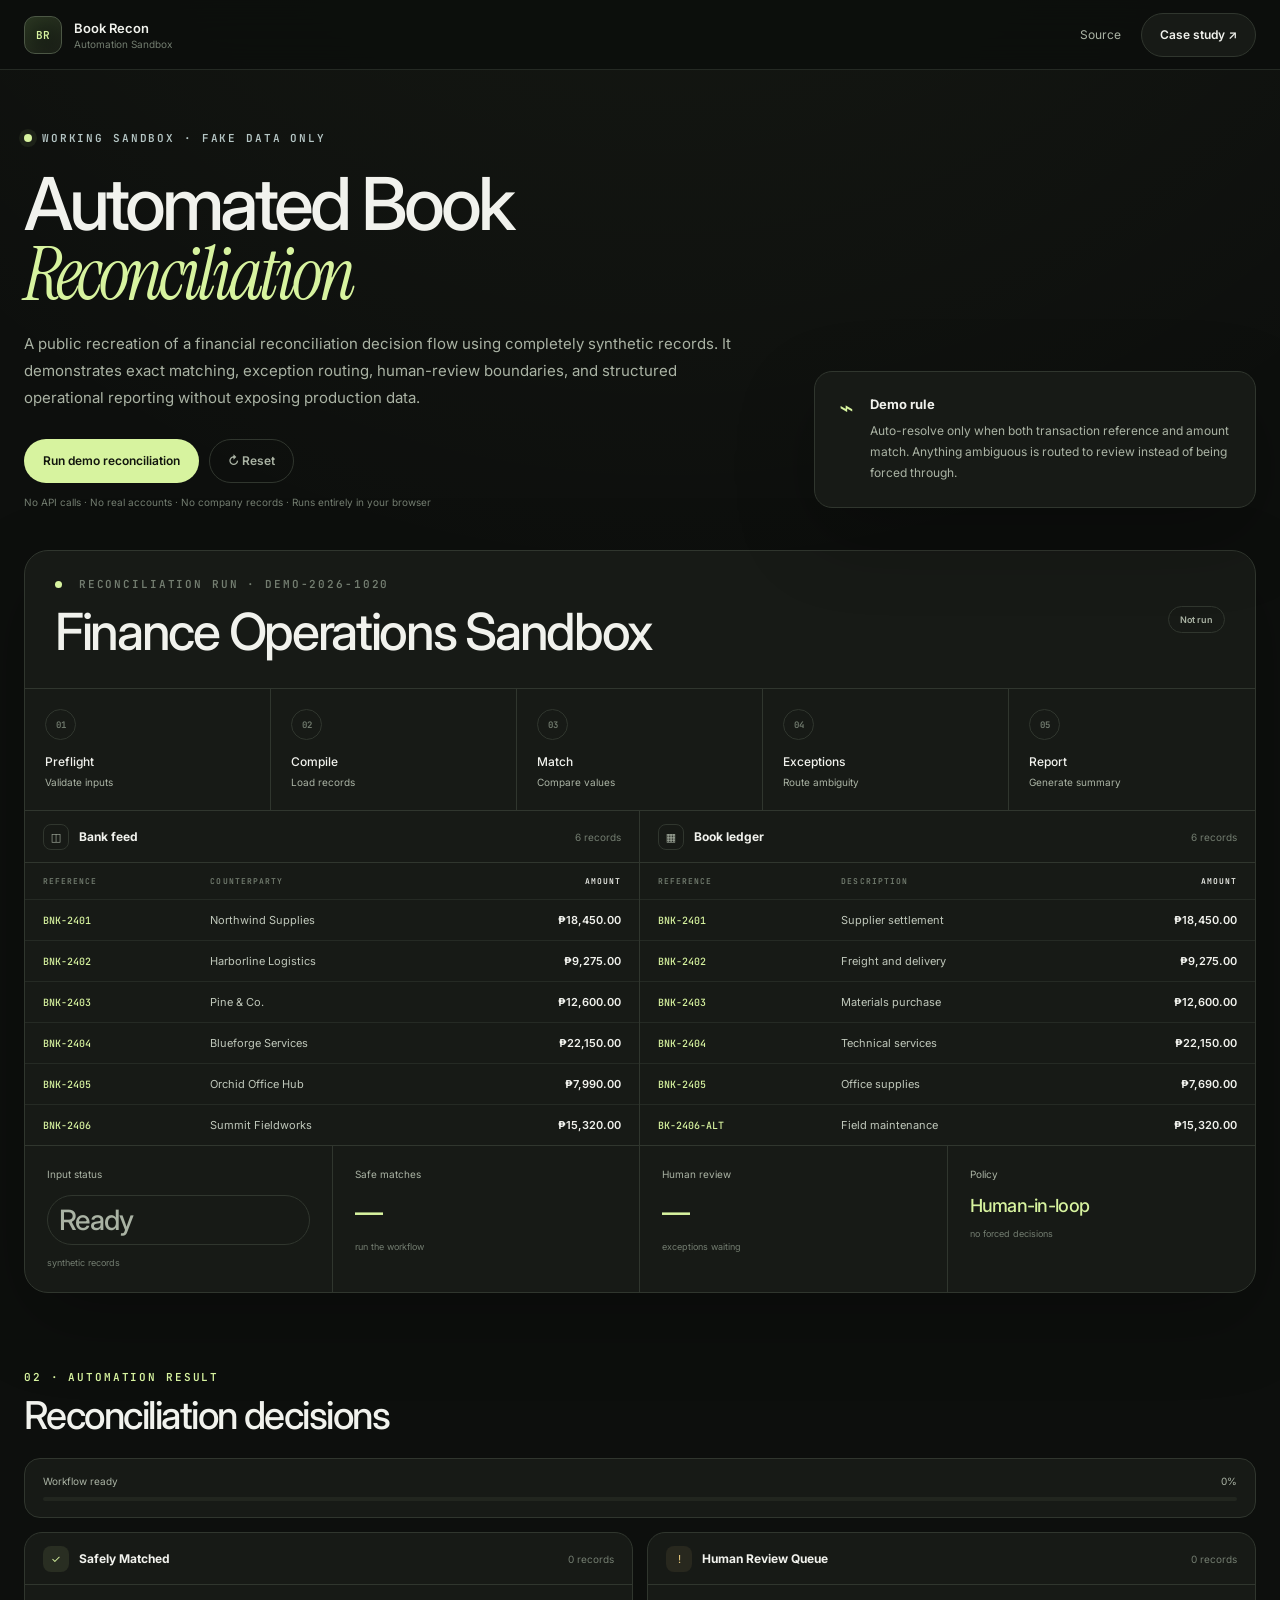
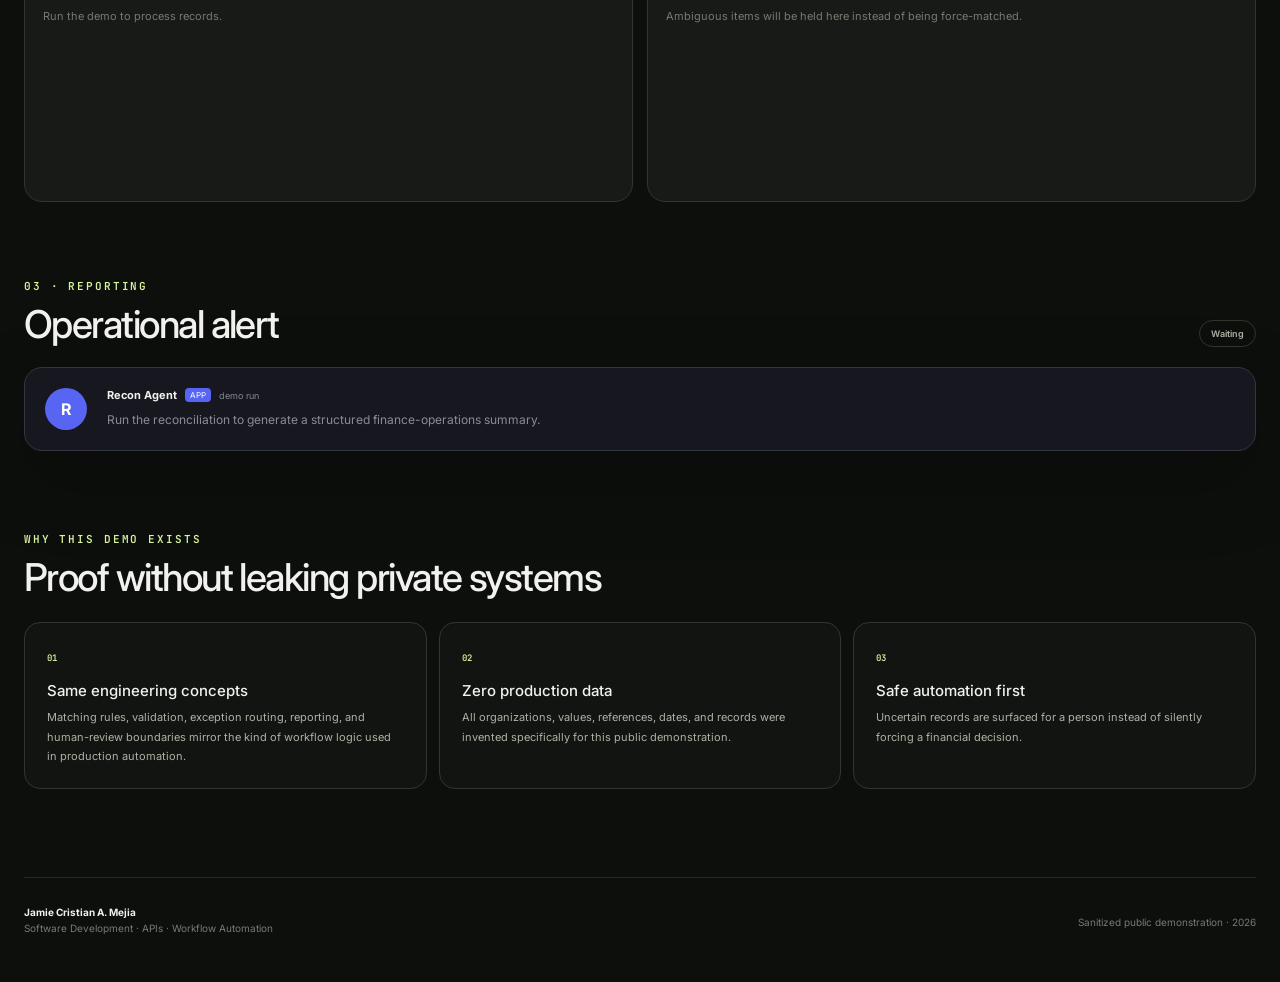
<file: index.html>
<!doctype html>
<html lang="en">
<head>
  <meta charset="UTF-8" />
  <meta name="viewport" content="width=device-width, initial-scale=1.0" />
  <meta name="description" content="A fully synthetic book reconciliation automation demo showing transaction matching, exception handling, human review, and operational reporting." />
  <meta name="theme-color" content="#0d0f0d" />
  <title>Book Reconciliation Automation Demo</title>
  <link rel="preconnect" href="https://fonts.googleapis.com" />
  <link rel="preconnect" href="https://fonts.gstatic.com" crossorigin />
  <link href="https://fonts.googleapis.com/css2?family=Inter:wght@400;500;600;700&family=Instrument+Serif:ital@0;1&family=JetBrains+Mono:wght@500;600&display=swap" rel="stylesheet" />
  <link rel="stylesheet" href="styles.css" />
</head>
<body>
  <div class="page-shell">
    <header class="site-header">
      <a class="brand" href="#top" aria-label="Book Recon Demo home">
        <span class="brand-mark">BR</span>
        <span>
          <strong>Book Recon</strong>
          <small>Automation Sandbox</small>
        </span>
      </a>
      <nav class="header-actions" aria-label="Project links">
        <a href="https://github.com/jcmejia-dev/book-reconciliation-automation-demo" target="_blank" rel="noreferrer">Source</a>
        <a class="button secondary" href="https://jcmejia.vercel.app/work/book-recon-automation" target="_blank" rel="noreferrer">Case study ↗</a>
      </nav>
    </header>

    <main id="top">
      <section class="hero section-pad">
        <div class="hero-grid">
          <div>
            <div class="eyebrow"><span class="pulse-dot"></span> WORKING SANDBOX · FAKE DATA ONLY</div>
            <h1>Automated Book <em>Reconciliation</em></h1>
            <p class="hero-copy">
              A public recreation of a financial reconciliation decision flow using completely synthetic records. It demonstrates exact matching, exception routing, human-review boundaries, and structured operational reporting without exposing production data.
            </p>
            <div class="hero-actions">
              <button id="runDemo" class="button primary" type="button">▶ Run demo reconciliation</button>
              <button id="resetDemo" class="button ghost" type="button">↻ Reset</button>
            </div>
            <p class="microcopy">No API calls · No real accounts · No company records · Runs entirely in your browser</p>
          </div>

          <aside class="rule-card" aria-label="Demo rule">
            <span class="rule-icon">⌁</span>
            <div>
              <strong>Demo rule</strong>
              <p>Auto-resolve only when both transaction reference and amount match. Anything ambiguous is routed to review instead of being forced through.</p>
            </div>
          </aside>
        </div>
      </section>

      <section class="sandbox section-pad" aria-label="Finance operations sandbox">
        <div class="sandbox-head">
          <div>
            <div class="run-label"><span class="pulse-dot small"></span> RECONCILIATION RUN · DEMO-2026-1020</div>
            <h2>Finance Operations Sandbox</h2>
          </div>
          <div class="sandbox-actions">
            <span class="status-pill neutral" id="runStatus">Not run</span>
          </div>
        </div>

        <div class="stage-grid" id="stepRow">
          <div class="stage"><span>01</span><strong>Preflight</strong><small>Validate inputs</small></div>
          <div class="stage"><span>02</span><strong>Compile</strong><small>Load records</small></div>
          <div class="stage"><span>03</span><strong>Match</strong><small>Compare values</small></div>
          <div class="stage"><span>04</span><strong>Exceptions</strong><small>Route ambiguity</small></div>
          <div class="stage"><span>05</span><strong>Report</strong><small>Generate summary</small></div>
        </div>

        <div class="table-grid">
          <article class="data-panel">
            <div class="panel-header">
              <div><span class="panel-icon bank-icon">◫</span><strong>Bank feed</strong></div>
              <span id="bankCount">6 records</span>
            </div>
            <div class="table-scroll">
              <table>
                <thead><tr><th>Reference</th><th>Counterparty</th><th class="numeric">Amount</th></tr></thead>
                <tbody id="bankTable"></tbody>
              </table>
            </div>
          </article>

          <article class="data-panel">
            <div class="panel-header">
              <div><span class="panel-icon ledger-icon">▦</span><strong>Book ledger</strong></div>
              <span id="ledgerCount">6 records</span>
            </div>
            <div class="table-scroll">
              <table>
                <thead><tr><th>Reference</th><th>Description</th><th class="numeric">Amount</th></tr></thead>
                <tbody id="ledgerTable"></tbody>
              </table>
            </div>
          </article>
        </div>

        <div class="metrics-grid" aria-label="Reconciliation metrics">
          <div class="metric"><span>Input status</span><strong id="inputStatus" class="metric-status">Ready</strong><small>synthetic records</small></div>
          <div class="metric"><span>Safe matches</span><strong id="matchedCount">—</strong><small id="matchedCaption">run the workflow</small></div>
          <div class="metric"><span>Human review</span><strong id="reviewCount">—</strong><small id="reviewCaption">exceptions waiting</small></div>
          <div class="metric"><span>Policy</span><strong class="metric-word">Human-in-loop</strong><small>no forced decisions</small></div>
        </div>
      </section>

      <section class="workspace section-pad results-zone" id="resultsSection" aria-live="polite">
        <div class="section-heading">
          <div>
            <span class="kicker">02 · AUTOMATION RESULT</span>
            <h2>Reconciliation decisions</h2>
          </div>
        </div>

        <div class="progress-card">
          <div class="progress-topline">
            <span id="progressText">Workflow ready</span>
            <span id="progressPercent">0%</span>
          </div>
          <div class="progress-track"><div id="progressBar" class="progress-bar"></div></div>
        </div>

        <div class="results-grid">
          <article class="panel result-panel">
            <div class="panel-header"><div><span class="panel-icon success-icon">✓</span><strong>Safely Matched</strong></div><span id="matchedBadge">0 records</span></div>
            <div id="matchedList" class="result-list empty-state">Run the demo to process records.</div>
          </article>
          <article class="panel result-panel">
            <div class="panel-header"><div><span class="panel-icon review-icon">!</span><strong>Human Review Queue</strong></div><span id="reviewBadge">0 records</span></div>
            <div id="reviewList" class="result-list empty-state">Ambiguous items will be held here instead of being force-matched.</div>
          </article>
        </div>
      </section>

      <section class="workspace section-pad report-zone">
        <div class="section-heading">
          <div>
            <span class="kicker">03 · REPORTING</span>
            <h2>Operational alert</h2>
          </div>
          <span class="status-pill neutral" id="reportStatus">Waiting</span>
        </div>
        <article class="discord-card">
          <div class="discord-sidebar"><span>R</span></div>
          <div class="discord-content">
            <div class="discord-meta"><strong>Recon Agent</strong><span class="bot-badge">APP</span><time>demo run</time></div>
            <div id="discordMessage" class="discord-message muted">Run the reconciliation to generate a structured finance-operations summary.</div>
          </div>
        </article>
      </section>

      <section class="explain section-pad">
        <div class="section-heading compact">
          <div><span class="kicker">WHY THIS DEMO EXISTS</span><h2>Proof without leaking private systems</h2></div>
        </div>
        <div class="explain-grid">
          <article><span>01</span><h3>Same engineering concepts</h3><p>Matching rules, validation, exception routing, reporting, and human-review boundaries mirror the kind of workflow logic used in production automation.</p></article>
          <article><span>02</span><h3>Zero production data</h3><p>All organizations, values, references, dates, and records were invented specifically for this public demonstration.</p></article>
          <article><span>03</span><h3>Safe automation first</h3><p>Uncertain records are surfaced for a person instead of silently forcing a financial decision.</p></article>
        </div>
      </section>
    </main>

    <footer class="site-footer">
      <div><strong>Jamie Cristian A. Mejia</strong><span>Software Development · APIs · Workflow Automation</span></div>
      <p>Sanitized public demonstration · 2026</p>
    </footer>
  </div>
  <script src="app.js"></script>
</body>
</html>
</file>
<file: styles.css>
:root {
  --bg: #0d0f0d;
  --surface: #171a16;
  --surface-2: #1c201a;
  --surface-3: #121411;
  --border: #30362e;
  --border-soft: #252a24;
  --text: #f1f2ed;
  --muted: #aab3a4;
  --muted-2: #737d70;
  --accent: #d7f39f;
  --accent-soft: rgba(215,243,159,.09);
  --green: #a9df7f;
  --amber: #e8c97c;
  --discord: #5865f2;
  --shadow: 0 28px 80px rgba(0,0,0,.24);
}

* { box-sizing: border-box; }
html { scroll-behavior: smooth; }
body {
  margin: 0;
  color: var(--text);
  background:
    radial-gradient(circle at 52% -18%, rgba(215,243,159,.055), transparent 34%),
    var(--bg);
  font-family: Inter, system-ui, sans-serif;
  -webkit-font-smoothing: antialiased;
}
a { color: inherit; text-decoration: none; }
button, a { -webkit-tap-highlight-color: transparent; }
button { font: inherit; }
.page-shell { min-height: 100vh; }

.site-header {
  position: sticky;
  top: 0;
  z-index: 30;
  display: flex;
  justify-content: space-between;
  align-items: center;
  min-height: 70px;
  padding: 0 max(24px, calc((100vw - 1400px)/2));
  border-bottom: 1px solid var(--border-soft);
  background: rgba(13,15,13,.9);
  backdrop-filter: blur(18px);
}
.brand { display: inline-flex; align-items: center; gap: 12px; }
.brand-mark {
  width: 38px; height: 38px; display: grid; place-items: center;
  border: 1px solid #4c5745; border-radius: 11px;
  background: linear-gradient(145deg, #24301d, #131712);
  color: var(--accent); font: 600 11px 'JetBrains Mono', monospace;
  box-shadow: inset 0 0 20px rgba(215,243,159,.06);
}
.brand strong, .brand small { display: block; }
.brand strong { font-size: 13px; font-weight: 600; }
.brand small { margin-top: 2px; color: var(--muted-2); font-size: 10px; }
.header-actions { display: flex; align-items: center; gap: 20px; color: var(--muted); font-size: 12px; }

.section-pad { width: min(1400px, calc(100% - 48px)); margin: 0 auto; }
.hero { padding-top: 56px; padding-bottom: 30px; }
.hero-grid { display: grid; grid-template-columns: minmax(0,1.25fr) minmax(320px,.75fr); gap: 54px; align-items: end; }
.eyebrow, .kicker, .run-label {
  font: 600 11px/1.3 'JetBrains Mono', monospace;
  letter-spacing: .17em; text-transform: uppercase; color: var(--muted);
}
.eyebrow { display: inline-flex; align-items: center; gap: 10px; margin-bottom: 24px; color: #b5c6c5; }
.pulse-dot { width: 8px; height: 8px; border-radius: 999px; background: var(--accent); box-shadow: 0 0 0 5px rgba(215,243,159,.07); }
.pulse-dot.small { width: 7px; height: 7px; display: inline-block; margin-right: 8px; box-shadow: none; }
h1 {
  margin: 0; max-width: 880px;
  font-size: clamp(48px, 5.7vw, 82px); line-height: .95; letter-spacing: -.055em;
  font-weight: 500;
}
h1 em { font-family: 'Instrument Serif', serif; font-weight: 400; color: var(--accent); }
.hero-copy { max-width: 760px; margin: 20px 0 0; color: var(--muted); font-size: 15px; line-height: 1.8; }
.hero-actions { display: flex; flex-wrap: wrap; gap: 10px; margin-top: 28px; }
.button {
  min-height: 44px; display: inline-flex; align-items: center; justify-content: center;
  padding: 0 18px; border-radius: 999px; border: 1px solid transparent;
  cursor: pointer; transition: .18s ease; font-size: 12px; font-weight: 600;
}
.button:hover { transform: translateY(-1px); }
.button.primary { background: var(--accent); color: #11150d; }
.button.secondary { border-color: var(--border); background: var(--surface); color: var(--text); }
.button.ghost { border-color: var(--border); background: transparent; color: var(--muted); }
.microcopy { margin: 13px 0 0; color: var(--muted-2); font-size: 10px; }

.rule-card {
  display: flex; gap: 16px; align-items: flex-start;
  padding: 24px; border: 1px solid var(--border); border-radius: 18px;
  background: var(--surface); box-shadow: var(--shadow);
}
.rule-icon { color: var(--accent); font-size: 24px; line-height: 1; }
.rule-card strong { display: block; margin-bottom: 8px; font-size: 13px; }
.rule-card p { margin: 0; color: var(--muted); font-size: 12px; line-height: 1.75; }

.sandbox {
  margin-top: 12px; padding: 0;
  border: 1px solid var(--border); border-radius: 24px; overflow: hidden;
  background: var(--surface); box-shadow: var(--shadow);
}
.sandbox-head {
  display: flex; justify-content: space-between; align-items: center; gap: 24px;
  padding: 26px 30px; border-bottom: 1px solid var(--border);
}
.run-label { margin-bottom: 9px; color: var(--muted-2); }
.sandbox-head h2 { margin: 0; font-size: clamp(28px, 4vw, 54px); font-weight: 500; letter-spacing: -.045em; }
.stage-grid { display: grid; grid-template-columns: repeat(5,1fr); border-bottom: 1px solid var(--border); }
.stage { min-height: 116px; padding: 20px; border-right: 1px solid var(--border); }
.stage:last-child { border-right: 0; }
.stage > span {
  width: 31px; height: 31px; display: grid; place-items: center; margin-bottom: 14px;
  border: 1px solid var(--border); border-radius: 999px; color: var(--muted-2);
  font: 600 9px 'JetBrains Mono', monospace; transition: .25s ease;
}
.stage > span.current { border-color: var(--accent); color: var(--accent); box-shadow: 0 0 0 4px var(--accent-soft); }
.stage > span.done { border-color: var(--accent); color: #12160e; background: var(--accent); }
.stage strong, .stage small { display: block; }
.stage strong { font-size: 12px; font-weight: 500; }
.stage small { margin-top: 6px; color: var(--muted); font-size: 10px; line-height: 1.5; }

.table-grid { display: grid; grid-template-columns: 1fr 1fr; }
.data-panel { min-width: 0; border-right: 1px solid var(--border); }
.data-panel:last-child { border-right: 0; }
.panel { border: 1px solid var(--border); border-radius: 18px; overflow: hidden; background: var(--surface); }
.panel-header {
  min-height: 52px; padding: 12px 18px; display: flex; align-items: center; justify-content: space-between; gap: 14px;
  border-bottom: 1px solid var(--border); color: var(--muted-2); font-size: 10px;
}
.panel-header > div { display: flex; align-items: center; gap: 10px; color: var(--text); font-size: 12px; }
.panel-icon { width: 26px; height: 26px; display: grid; place-items: center; border-radius: 8px; font-size: 11px; }
.bank-icon, .ledger-icon { border: 1px solid var(--border); color: var(--muted); }
.success-icon { background: var(--accent-soft); color: var(--accent); }
.review-icon { background: rgba(232,201,124,.08); color: var(--amber); }
.table-scroll { overflow-x: auto; }
table { width: 100%; border-collapse: collapse; }
th, td { padding: 13px 18px; text-align: left; border-bottom: 1px solid var(--border-soft); white-space: nowrap; }
th { color: var(--muted-2); font: 600 8px 'JetBrains Mono', monospace; letter-spacing: .13em; text-transform: uppercase; }
td { color: #c0c8bb; font-size: 11px; }
td:first-child { color: var(--accent); font: 500 10px 'JetBrains Mono', monospace; }
tbody tr:last-child td { border-bottom: 0; }
.numeric { text-align: right; color: var(--text); font-weight: 600; }

.metrics-grid { display: grid; grid-template-columns: repeat(4,1fr); border-top: 1px solid var(--border); }
.metric { min-height: 128px; padding: 22px; border-right: 1px solid var(--border); }
.metric:last-child { border-right: 0; }
.metric > span { display: block; color: var(--muted); font-size: 10px; }
.metric > strong { display: block; margin: 15px 0 5px; font-size: 28px; font-weight: 500; letter-spacing: -.04em; color: var(--accent); }
.metric .metric-word { font-size: 18px; }
.metric .metric-status { font-size: 18px; }
.metric small { color: var(--muted-2); font-size: 9px; }

.workspace { padding-top: 72px; }
.section-heading { display: flex; justify-content: space-between; align-items: end; gap: 20px; margin-bottom: 20px; }
.section-heading h2 { margin: 7px 0 0; font-size: clamp(28px, 3vw, 40px); font-weight: 500; letter-spacing: -.04em; }
.kicker { color: var(--accent); }
.status-pill { display: inline-flex; align-items: center; padding: 7px 11px; border: 1px solid var(--border); border-radius: 999px; font-size: 9px; font-weight: 600; }
.status-pill.neutral { color: var(--muted); }
.status-pill.success { border-color: rgba(215,243,159,.25); background: var(--accent-soft); color: var(--accent); }
.status-pill.running { border-color: rgba(215,243,159,.25); color: var(--accent); }

.progress-card { margin-bottom: 14px; padding: 16px 18px; border: 1px solid var(--border); border-radius: 16px; background: var(--surface); }
.progress-topline { display: flex; justify-content: space-between; margin-bottom: 10px; color: var(--muted); font-size: 10px; }
.progress-track { height: 4px; border-radius: 999px; background: #22261f; overflow: hidden; }
.progress-bar { width: 0; height: 100%; background: var(--accent); border-radius: inherit; transition: width .32s ease; }

.results-grid { display: grid; grid-template-columns: 1fr 1fr; gap: 14px; }
.result-panel { min-height: 270px; }
.result-list { padding: 8px 18px 14px; }
.empty-state { padding-top: 24px; color: var(--muted-2); font-size: 11px; }
.result-row { display: grid; grid-template-columns: 1fr auto; gap: 18px; padding: 14px 0; border-bottom: 1px solid var(--border-soft); }
.result-row:last-child { border-bottom: 0; }
.result-main strong { display: block; color: var(--text); font: 500 10px 'JetBrains Mono', monospace; }
.result-main span { display: block; margin-top: 5px; color: var(--muted); font-size: 10px; line-height: 1.5; }
.amount { white-space: nowrap; font-size: 11px; font-weight: 600; }
.amount.success { color: var(--accent); }
.amount.review { color: var(--amber); }
.reason { display: inline-block; margin-top: 7px; padding: 5px 7px; border-radius: 7px; background: rgba(232,201,124,.07); color: var(--amber) !important; }

.report-zone { padding-bottom: 0; }
.discord-card {
  display: grid; grid-template-columns: 48px 1fr; gap: 14px; padding: 20px;
  border: 1px solid #333541; border-radius: 18px; background: #17181f; box-shadow: var(--shadow);
}
.discord-sidebar span { width: 42px; height: 42px; display: grid; place-items: center; border-radius: 50%; background: var(--discord); color: white; font-weight: 700; }
.discord-meta { display: flex; align-items: center; gap: 8px; font-size: 11px; }
.discord-meta time { color: #858892; font-size: 9px; }
.bot-badge { padding: 2px 5px; border-radius: 4px; background: var(--discord); color: white; font-size: 8px; }
.discord-message { margin-top: 8px; color: #d6d8dd; font-size: 12px; line-height: 1.7; white-space: pre-line; }
.discord-message.muted { color: #898c94; }

.explain { padding-top: 76px; padding-bottom: 88px; }
.section-heading.compact { margin-bottom: 22px; }
.explain-grid { display: grid; grid-template-columns: repeat(3,1fr); gap: 12px; }
.explain-grid article { padding: 22px; border: 1px solid var(--border); border-radius: 16px; background: var(--surface-3); }
.explain-grid article > span { color: var(--accent); font: 600 9px 'JetBrains Mono', monospace; }
.explain-grid h3 { margin: 16px 0 8px; font-size: 15px; font-weight: 500; }
.explain-grid p { margin: 0; color: var(--muted); font-size: 11px; line-height: 1.75; }
.site-footer {
  width: min(1400px, calc(100% - 48px)); margin: 0 auto; padding: 28px 0 44px;
  border-top: 1px solid var(--border-soft); display: flex; justify-content: space-between; gap: 24px;
  color: var(--muted-2); font-size: 10px;
}
.site-footer strong, .site-footer span { display: block; }
.site-footer strong { margin-bottom: 4px; color: var(--text); }

@media (max-width: 960px) {
  .hero-grid, .results-grid, .explain-grid { grid-template-columns: 1fr; }
  .table-grid { grid-template-columns: 1fr; }
  .data-panel { border-right: 0; border-bottom: 1px solid var(--border); }
  .data-panel:last-child { border-bottom: 0; }
  .stage-grid { grid-template-columns: 1fr; }
  .stage { min-height: auto; display: grid; grid-template-columns: auto 1fr; column-gap: 12px; border-right: 0; border-bottom: 1px solid var(--border); }
  .stage:last-child { border-bottom: 0; }
  .stage > span { grid-row: 1 / span 2; margin: 0; }
  .metrics-grid { grid-template-columns: 1fr 1fr; }
  .metric:nth-child(2) { border-right: 0; }
  .metric:nth-child(-n+2) { border-bottom: 1px solid var(--border); }
}

@media (max-width: 620px) {
  .site-header { min-height: 62px; padding: 0 16px; }
  .header-actions > a:first-child { display: none; }
  .section-pad, .site-footer { width: min(100% - 28px, 1400px); }
  .hero { padding-top: 40px; }
  h1 { font-size: clamp(44px, 14vw, 64px); }
  .rule-card { padding: 18px; }
  .sandbox-head { align-items: flex-start; flex-direction: column; padding: 22px 18px; }
  .metrics-grid { grid-template-columns: 1fr; }
  .metric { border-right: 0; border-bottom: 1px solid var(--border); }
  .metric:last-child { border-bottom: 0; }
  .workspace { padding-top: 56px; }
  .section-heading { align-items: flex-start; flex-direction: column; }
  .site-footer { flex-direction: column; }
}
</file>
